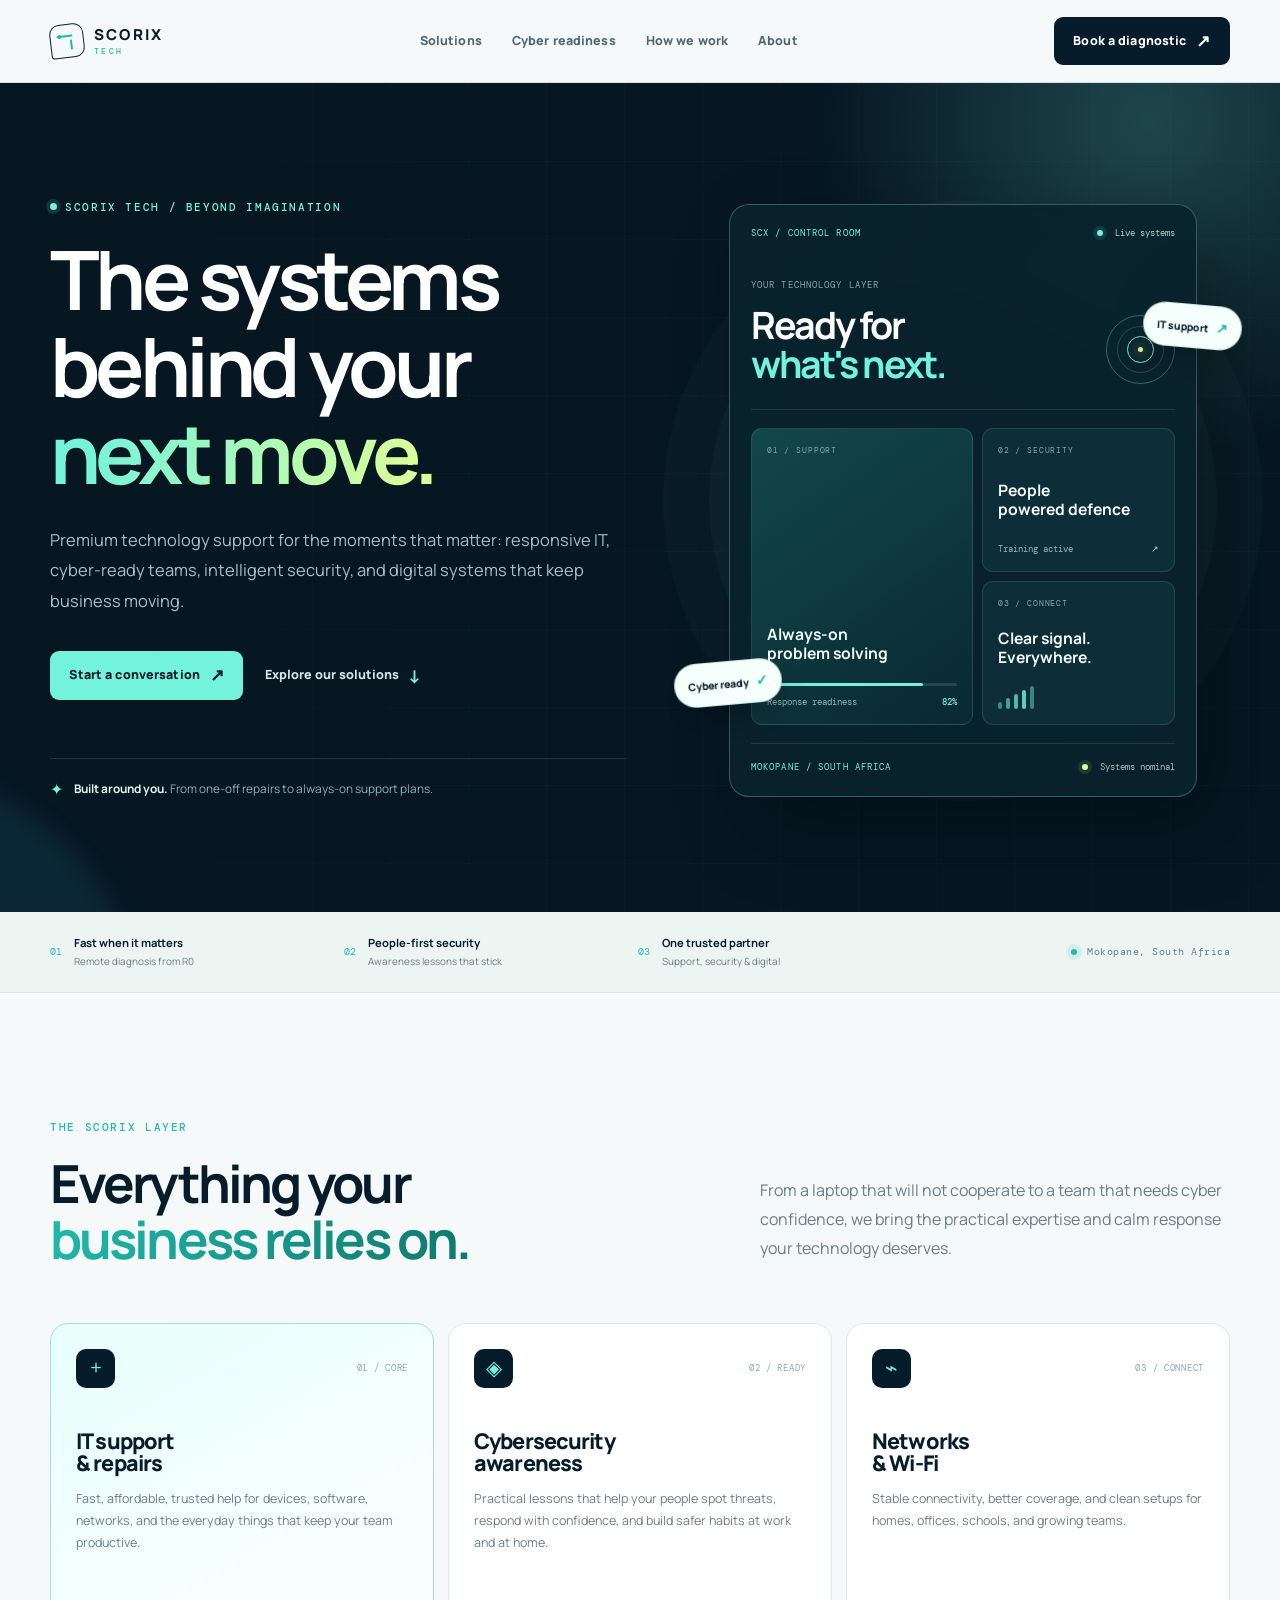
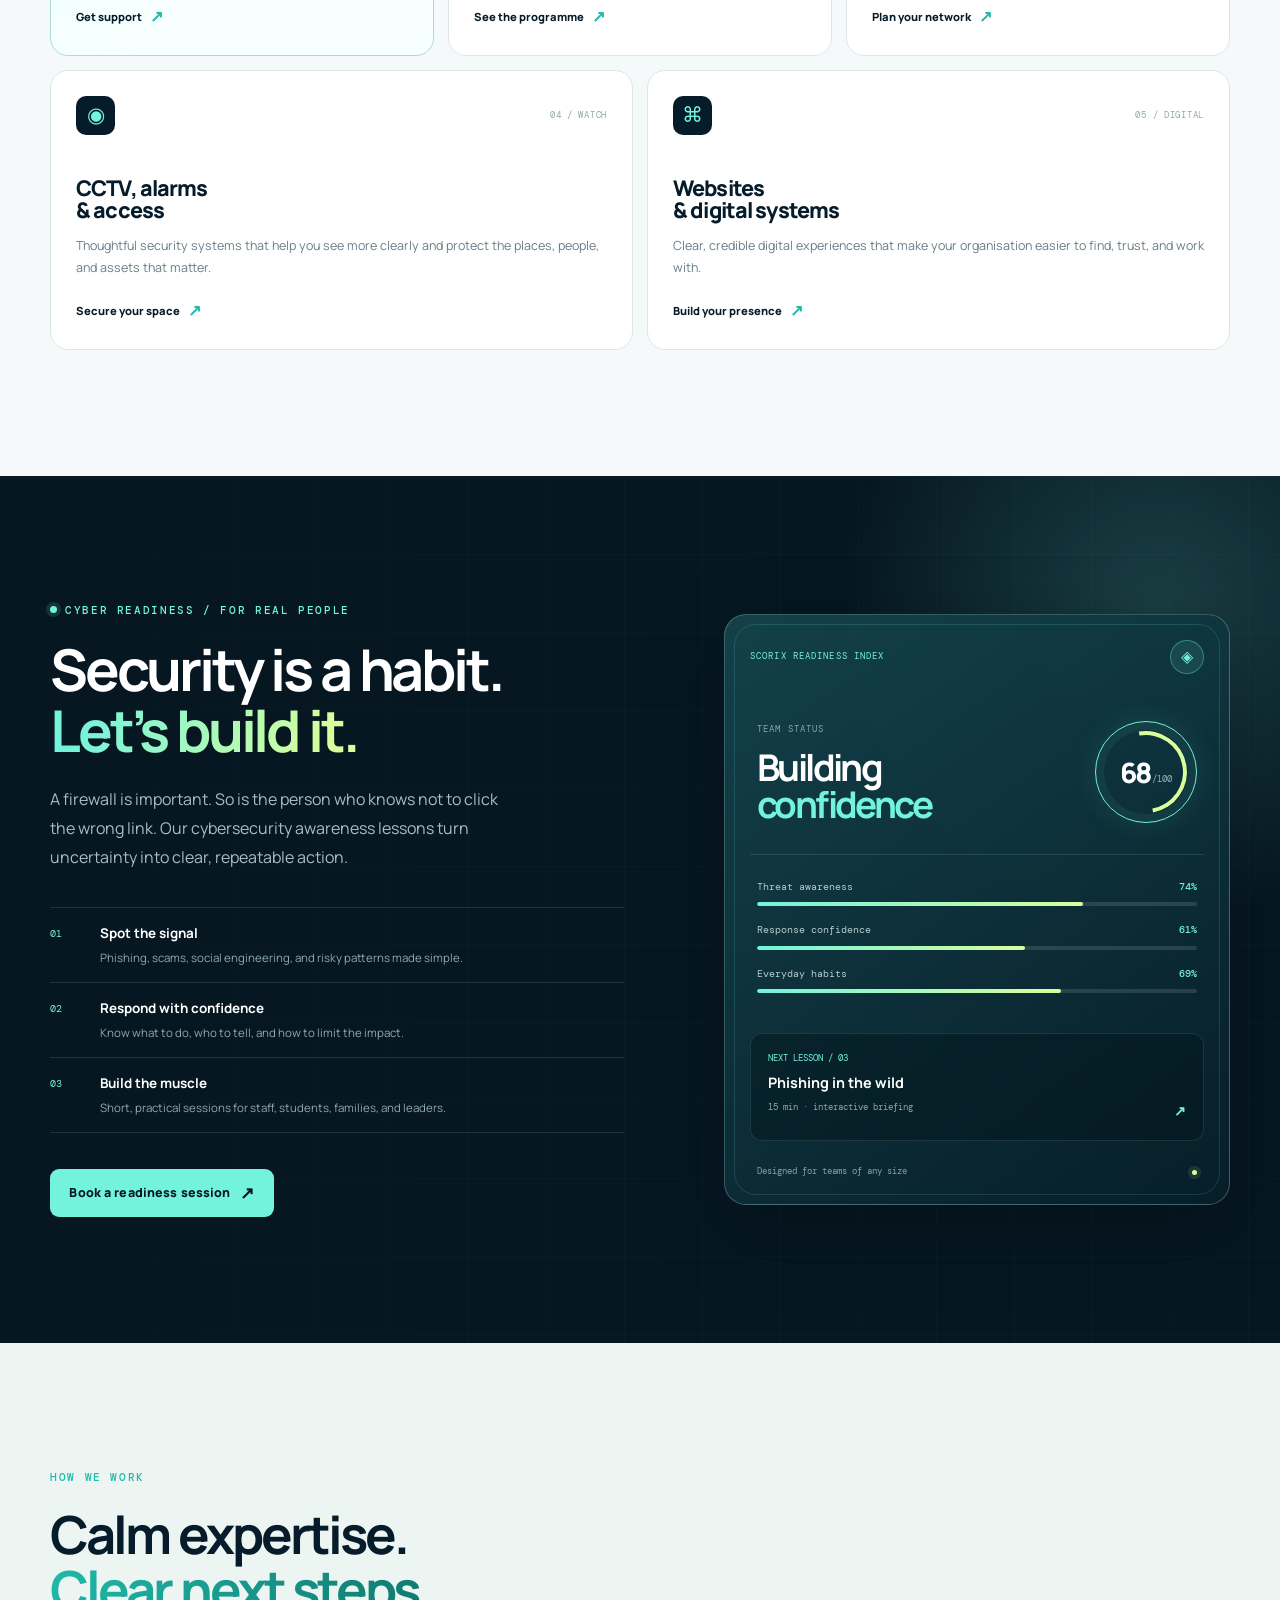
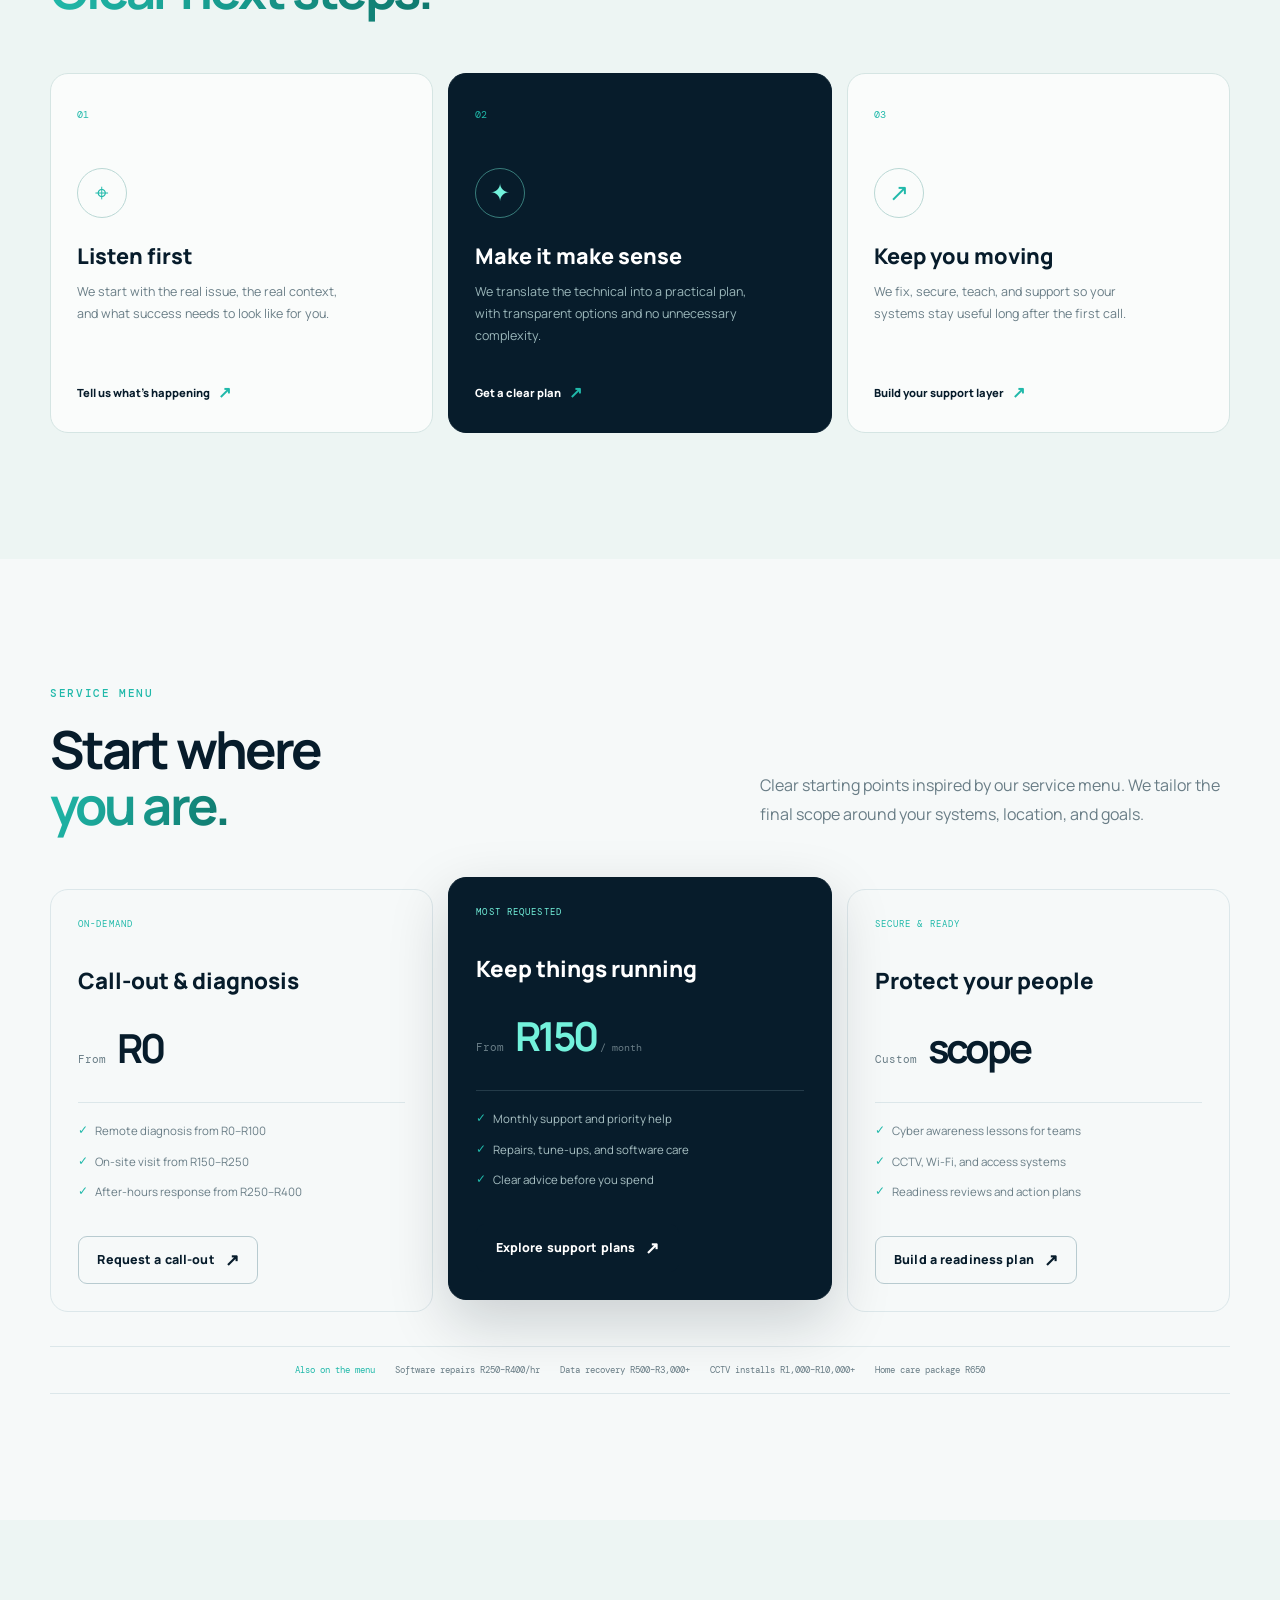
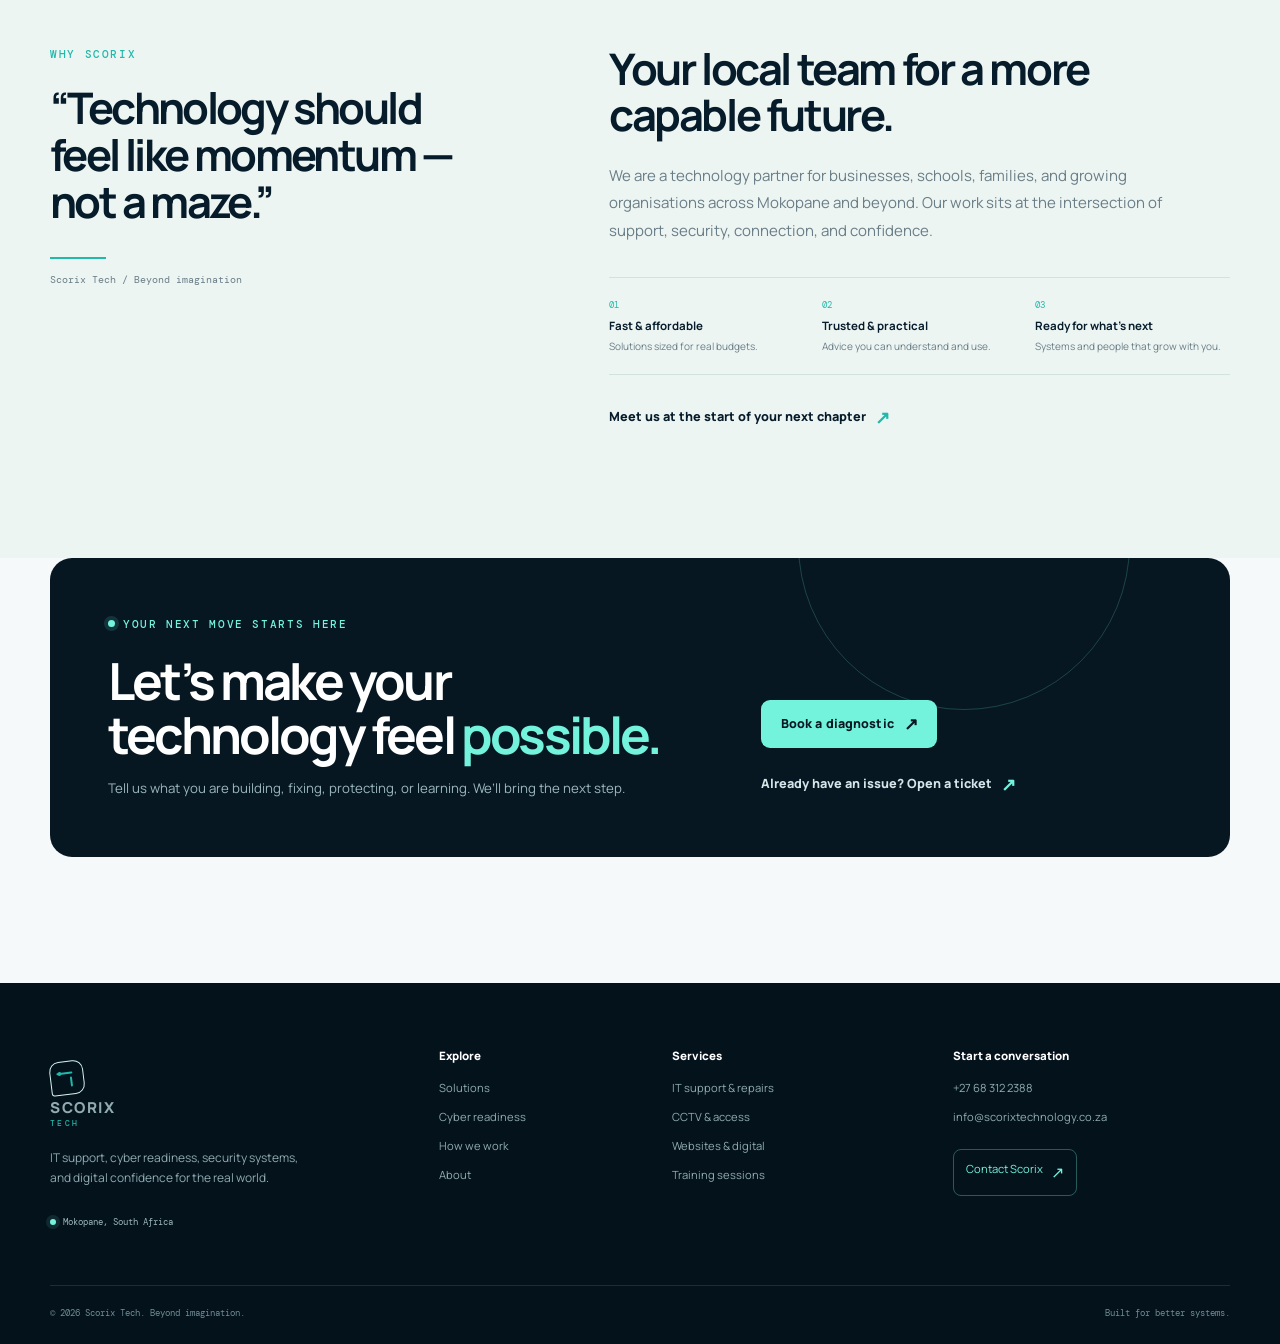
<file: index.html>
<!DOCTYPE html>
<html lang="en">
<head>
  <meta charset="UTF-8" />
  <meta name="viewport" content="width=device-width, initial-scale=1.0" />
  <title>Scorix Tech | Beyond Imagination</title>
  <meta name="description" content="Scorix Tech delivers responsive IT support, cybersecurity readiness, connectivity, surveillance, websites, and practical technology training." />
  <link rel="preconnect" href="https://fonts.googleapis.com" />
  <link rel="preconnect" href="https://fonts.gstatic.com" crossorigin />
  <link href="https://fonts.googleapis.com/css2?family=DM+Mono:wght@400;500&family=Manrope:wght@400;500;600;700;800&display=swap" rel="stylesheet" />
  <link rel="stylesheet" href="styles.css" />
</head>
<body>
  <header class="site-header">
    <div class="container nav">
      <a class="brand" href="index.html" aria-label="Scorix Tech home">
        <span class="brand-symbol" aria-hidden="true"><span></span></span>
        <span class="brand-copy"><strong>SCORIX</strong><small>TECH</small></span>
      </a>
      <button class="nav-toggle" type="button" aria-expanded="false" aria-controls="primary-navigation">
        <span></span><span></span><span></span>Menu
      </button>
      <nav class="nav-links" id="primary-navigation" aria-label="Primary navigation">
        <a href="#services">Solutions</a>
        <a href="#cyber-ready">Cyber readiness</a>
        <a href="#approach">How we work</a>
        <a href="#about">About</a>
      </nav>
      <a class="button button-dark nav-cta" href="contact.html">Book a diagnostic <span aria-hidden="true">↗</span></a>
    </div>
  </header>

  <main>
    <section class="hero">
      <div class="hero-grid-lines" aria-hidden="true"></div>
      <div class="container hero-grid">
        <div class="hero-copy">
          <p class="eyebrow eyebrow-light"><span class="eyebrow-dot"></span>Scorix Tech / Beyond imagination</p>
          <h1>The systems behind your <span class="text-gradient">next move.</span></h1>
          <p class="hero-text">Premium technology support for the moments that matter: responsive IT, cyber-ready teams, intelligent security, and digital systems that keep business moving.</p>
          <div class="hero-actions">
            <a class="button button-accent" href="contact.html">Start a conversation <span aria-hidden="true">↗</span></a>
            <a class="text-link text-link-light" href="#services">Explore our solutions <span aria-hidden="true">↓</span></a>
          </div>
          <div class="hero-note"><span class="note-mark">✦</span><span><strong>Built around you.</strong> From one-off repairs to always-on support plans.</span></div>
        </div>

        <div class="hero-visual" aria-label="Scorix technology readiness console">
          <div class="hero-visual-glow"></div>
          <div class="console-card">
            <div class="console-topline"><span class="mono-label">SCX / CONTROL ROOM</span><span class="live-indicator"><i></i> Live systems</span></div>
            <div class="console-heading"><div><span class="mono-label muted-label">YOUR TECHNOLOGY LAYER</span><h2>Ready for<br /><span>what's next.</span></h2></div><span class="console-orb" aria-hidden="true"><i></i></span></div>
            <div class="console-grid">
              <div class="console-module console-module-large"><span class="module-tag">01 / SUPPORT</span><strong>Always-on<br />problem solving</strong><div class="module-line"><span style="width: 82%"></span></div><small>Response readiness <b>82%</b></small></div>
              <div class="console-module"><span class="module-tag">02 / SECURITY</span><strong>People<br />powered defence</strong><span class="module-status">Training active <b>↗</b></span></div>
              <div class="console-module"><span class="module-tag">03 / CONNECT</span><strong>Clear signal.<br />Everywhere.</strong><span class="signal-bars"><i></i><i></i><i></i><i></i><i></i></span></div>
            </div>
            <div class="console-footer"><span class="mono-label">MOKOPANE / SOUTH AFRICA</span><span class="console-status"><i></i> Systems nominal</span></div>
          </div>
          <span class="floating-chip chip-one">IT support <b>↗</b></span>
          <span class="floating-chip chip-two">Cyber ready <b>✓</b></span>
        </div>
      </div>
    </section>

    <section class="proof-strip" aria-label="Scorix highlights">
      <div class="container proof-grid">
        <div class="proof-item"><span class="proof-number">01</span><span><strong>Fast when it matters</strong><small>Remote diagnosis from R0</small></span></div>
        <div class="proof-item"><span class="proof-number">02</span><span><strong>People-first security</strong><small>Awareness lessons that stick</small></span></div>
        <div class="proof-item"><span class="proof-number">03</span><span><strong>One trusted partner</strong><small>Support, security & digital</small></span></div>
        <div class="proof-location"><span class="status-pulse"></span>Mokopane, South Africa</div>
      </div>
    </section>

    <section class="section services-section" id="services">
      <div class="container">
        <div class="section-heading section-heading-row">
          <div><p class="eyebrow">The Scorix layer</p><h2>Everything your<br /><span class="text-gradient-dark">business relies on.</span></h2></div>
          <p class="section-lead">From a laptop that will not cooperate to a team that needs cyber confidence, we bring the practical expertise and calm response your technology deserves.</p>
        </div>

        <div class="service-grid service-grid-premium">
          <article class="service-card service-card-featured"><div class="service-card-top"><span class="service-icon icon-crosshair">+</span><span class="card-index">01 / CORE</span></div><h3>IT support<br />& repairs</h3><p>Fast, affordable, trusted help for devices, software, networks, and the everyday things that keep your team productive.</p><a class="card-link" href="contact.html">Get support <span>↗</span></a></article>
          <article class="service-card"><div class="service-card-top"><span class="service-icon icon-shield">◈</span><span class="card-index">02 / READY</span></div><h3>Cybersecurity<br />awareness</h3><p>Practical lessons that help your people spot threats, respond with confidence, and build safer habits at work and at home.</p><a class="card-link" href="#cyber-ready">See the programme <span>↗</span></a></article>
          <article class="service-card"><div class="service-card-top"><span class="service-icon icon-signal">⌁</span><span class="card-index">03 / CONNECT</span></div><h3>Networks<br />& Wi-Fi</h3><p>Stable connectivity, better coverage, and clean setups for homes, offices, schools, and growing teams.</p><a class="card-link" href="contact.html">Plan your network <span>↗</span></a></article>
          <article class="service-card"><div class="service-card-top"><span class="service-icon icon-eye">◉</span><span class="card-index">04 / WATCH</span></div><h3>CCTV, alarms<br />& access</h3><p>Thoughtful security systems that help you see more clearly and protect the places, people, and assets that matter.</p><a class="card-link" href="contact.html">Secure your space <span>↗</span></a></article>
          <article class="service-card"><div class="service-card-top"><span class="service-icon icon-web">⌘</span><span class="card-index">05 / DIGITAL</span></div><h3>Websites<br />& digital systems</h3><p>Clear, credible digital experiences that make your organisation easier to find, trust, and work with.</p><a class="card-link" href="contact.html">Build your presence <span>↗</span></a></article>
        </div>
      </div>
    </section>

    <section class="section readiness-section" id="cyber-ready">
      <div class="readiness-grid-lines" aria-hidden="true"></div>
      <div class="container readiness-layout">
        <div class="readiness-copy"><p class="eyebrow eyebrow-light"><span class="eyebrow-dot"></span>Cyber readiness / for real people</p><h2>Security is a habit.<br /><span class="text-gradient">Let’s build it.</span></h2><p class="section-lead">A firewall is important. So is the person who knows not to click the wrong link. Our cybersecurity awareness lessons turn uncertainty into clear, repeatable action.</p><ul class="feature-list feature-list-light"><li><span>01</span><div><strong>Spot the signal</strong><small>Phishing, scams, social engineering, and risky patterns made simple.</small></div></li><li><span>02</span><div><strong>Respond with confidence</strong><small>Know what to do, who to tell, and how to limit the impact.</small></div></li><li><span>03</span><div><strong>Build the muscle</strong><small>Short, practical sessions for staff, students, families, and leaders.</small></div></li></ul><a class="button button-accent" href="contact.html">Book a readiness session <span aria-hidden="true">↗</span></a></div>
        <div class="readiness-panel"><div class="panel-top"><span class="mono-label">SCORIX READINESS INDEX</span><span class="panel-lock">◈</span></div><div class="score-row"><div><span class="mono-label muted-label">TEAM STATUS</span><strong>Building<br /><span>confidence</span></strong></div><div class="score-ring"><span>68</span><small>/100</small></div></div><div class="progress-stack"><div><div><span>Threat awareness</span><b>74%</b></div><span class="progress-track"><i style="width: 74%"></i></span></div><div><div><span>Response confidence</span><b>61%</b></div><span class="progress-track"><i style="width: 61%"></i></span></div><div><div><span>Everyday habits</span><b>69%</b></div><span class="progress-track"><i style="width: 69%"></i></span></div></div><div class="lesson-card"><span class="lesson-number">NEXT LESSON / 03</span><strong>Phishing in the wild</strong><span>15 min · interactive briefing <b>↗</b></span></div><div class="panel-footer"><span>Designed for teams of any size</span><span class="panel-dot"></span></div></div>
      </div>
    </section>

    <section class="section approach-section" id="approach">
      <div class="container">
        <div class="section-heading"><p class="eyebrow">How we work</p><h2>Calm expertise.<br /><span class="text-gradient-dark">Clear next steps.</span></h2></div>
        <div class="process-grid"><article class="process-card"><span class="process-number">01</span><div class="process-icon">⌖</div><h3>Listen first</h3><p>We start with the real issue, the real context, and what success needs to look like for you.</p><a class="card-link" href="contact.html">Tell us what’s happening <span>↗</span></a></article><article class="process-card process-card-active"><span class="process-number">02</span><div class="process-icon">✦</div><h3>Make it make sense</h3><p>We translate the technical into a practical plan, with transparent options and no unnecessary complexity.</p><a class="card-link" href="contact.html">Get a clear plan <span>↗</span></a></article><article class="process-card"><span class="process-number">03</span><div class="process-icon">↗</div><h3>Keep you moving</h3><p>We fix, secure, teach, and support so your systems stay useful long after the first call.</p><a class="card-link" href="contact.html">Build your support layer <span>↗</span></a></article></div>
      </div>
    </section>

    <section class="section menu-section" id="plans">
      <div class="container">
        <div class="section-heading section-heading-row"><div><p class="eyebrow">Service menu</p><h2>Start where<br /><span class="text-gradient-dark">you are.</span></h2></div><p class="section-lead">Clear starting points inspired by our service menu. We tailor the final scope around your systems, location, and goals.</p></div>
        <div class="menu-grid"><article class="menu-card"><span class="menu-tag">ON-DEMAND</span><h3>Call-out & diagnosis</h3><p class="menu-price">From <strong>R0</strong></p><ul><li>Remote diagnosis from R0–R100</li><li>On-site visit from R150–R250</li><li>After-hours response from R250–R400</li></ul><a class="button button-outline" href="contact.html">Request a call-out <span>↗</span></a></article><article class="menu-card menu-card-highlight"><span class="menu-tag">MOST REQUESTED</span><h3>Keep things running</h3><p class="menu-price">From <strong>R150</strong><small>/ month</small></p><ul><li>Monthly support and priority help</li><li>Repairs, tune-ups, and software care</li><li>Clear advice before you spend</li></ul><a class="button button-dark" href="contact.html">Explore support plans <span>↗</span></a></article><article class="menu-card"><span class="menu-tag">SECURE & READY</span><h3>Protect your people</h3><p class="menu-price">Custom <strong>scope</strong></p><ul><li>Cyber awareness lessons for teams</li><li>CCTV, Wi-Fi, and access systems</li><li>Readiness reviews and action plans</li></ul><a class="button button-outline" href="contact.html">Build a readiness plan <span>↗</span></a></article></div>
        <div class="price-note"><span>Also on the menu</span><span>Software repairs R250–R400/hr</span><span>Data recovery R500–R3,000+</span><span>CCTV installs R1,000–R10,000+</span><span>Home care package R650</span></div>
      </div>
    </section>

    <section class="section about-section" id="about">
      <div class="container about-grid about-grid-premium"><div class="about-statement"><p class="eyebrow">Why Scorix</p><blockquote>“Technology should feel like momentum — not a maze.”</blockquote><span class="quote-line"></span><p class="quote-caption">Scorix Tech / Beyond imagination</p></div><div class="about-copy"><h2>Your local team for a more capable future.</h2><p>We are a technology partner for businesses, schools, families, and growing organisations across Mokopane and beyond. Our work sits at the intersection of support, security, connection, and confidence.</p><div class="about-facts"><div><span class="fact-label">01</span><strong>Fast & affordable</strong><small>Solutions sized for real budgets.</small></div><div><span class="fact-label">02</span><strong>Trusted & practical</strong><small>Advice you can understand and use.</small></div><div><span class="fact-label">03</span><strong>Ready for what’s next</strong><small>Systems and people that grow with you.</small></div></div><a class="text-link" href="contact.html">Meet us at the start of your next chapter <span>↗</span></a></div></div>
    </section>

    <section class="cta-section"><div class="container cta-card"><div><p class="eyebrow eyebrow-light"><span class="eyebrow-dot"></span>Your next move starts here</p><h2>Let’s make your technology feel <span>possible.</span></h2><p>Tell us what you are building, fixing, protecting, or learning. We’ll bring the next step.</p></div><div class="cta-actions"><a class="button button-accent" href="contact.html">Book a diagnostic <span>↗</span></a><a class="text-link text-link-light" href="ticket.html">Already have an issue? Open a ticket <span>↗</span></a></div></div></section>
  </main>

  <footer class="site-footer"><div class="container footer-grid"><div class="footer-brand"><a class="brand brand-light" href="index.html"><span class="brand-symbol" aria-hidden="true"><span></span></span><span class="brand-copy"><strong>SCORIX</strong><small>TECH</small></span></a><p>IT support, cyber readiness, security systems, and digital confidence for the real world.</p><span class="footer-location"><i></i>Mokopane, South Africa</span></div><div><h3>Explore</h3><a href="#services">Solutions</a><a href="#cyber-ready">Cyber readiness</a><a href="#approach">How we work</a><a href="#about">About</a></div><div><h3>Services</h3><a href="contact.html">IT support & repairs</a><a href="contact.html">CCTV & access</a><a href="contact.html">Websites & digital</a><a href="contact.html">Training sessions</a></div><div><h3>Start a conversation</h3><a href="tel:+27683122388">+27 68 312 2388</a><a href="mailto:info@scorixtechnology.co.za">info@scorixtechnology.co.za</a><a class="footer-button" href="contact.html">Contact Scorix <span>↗</span></a></div></div><div class="container footer-bottom"><span>© 2026 Scorix Tech. Beyond imagination.</span><span>Built for better systems.</span></div></footer>

  <script src="script.js"></script>
</body>
</html>
</file>
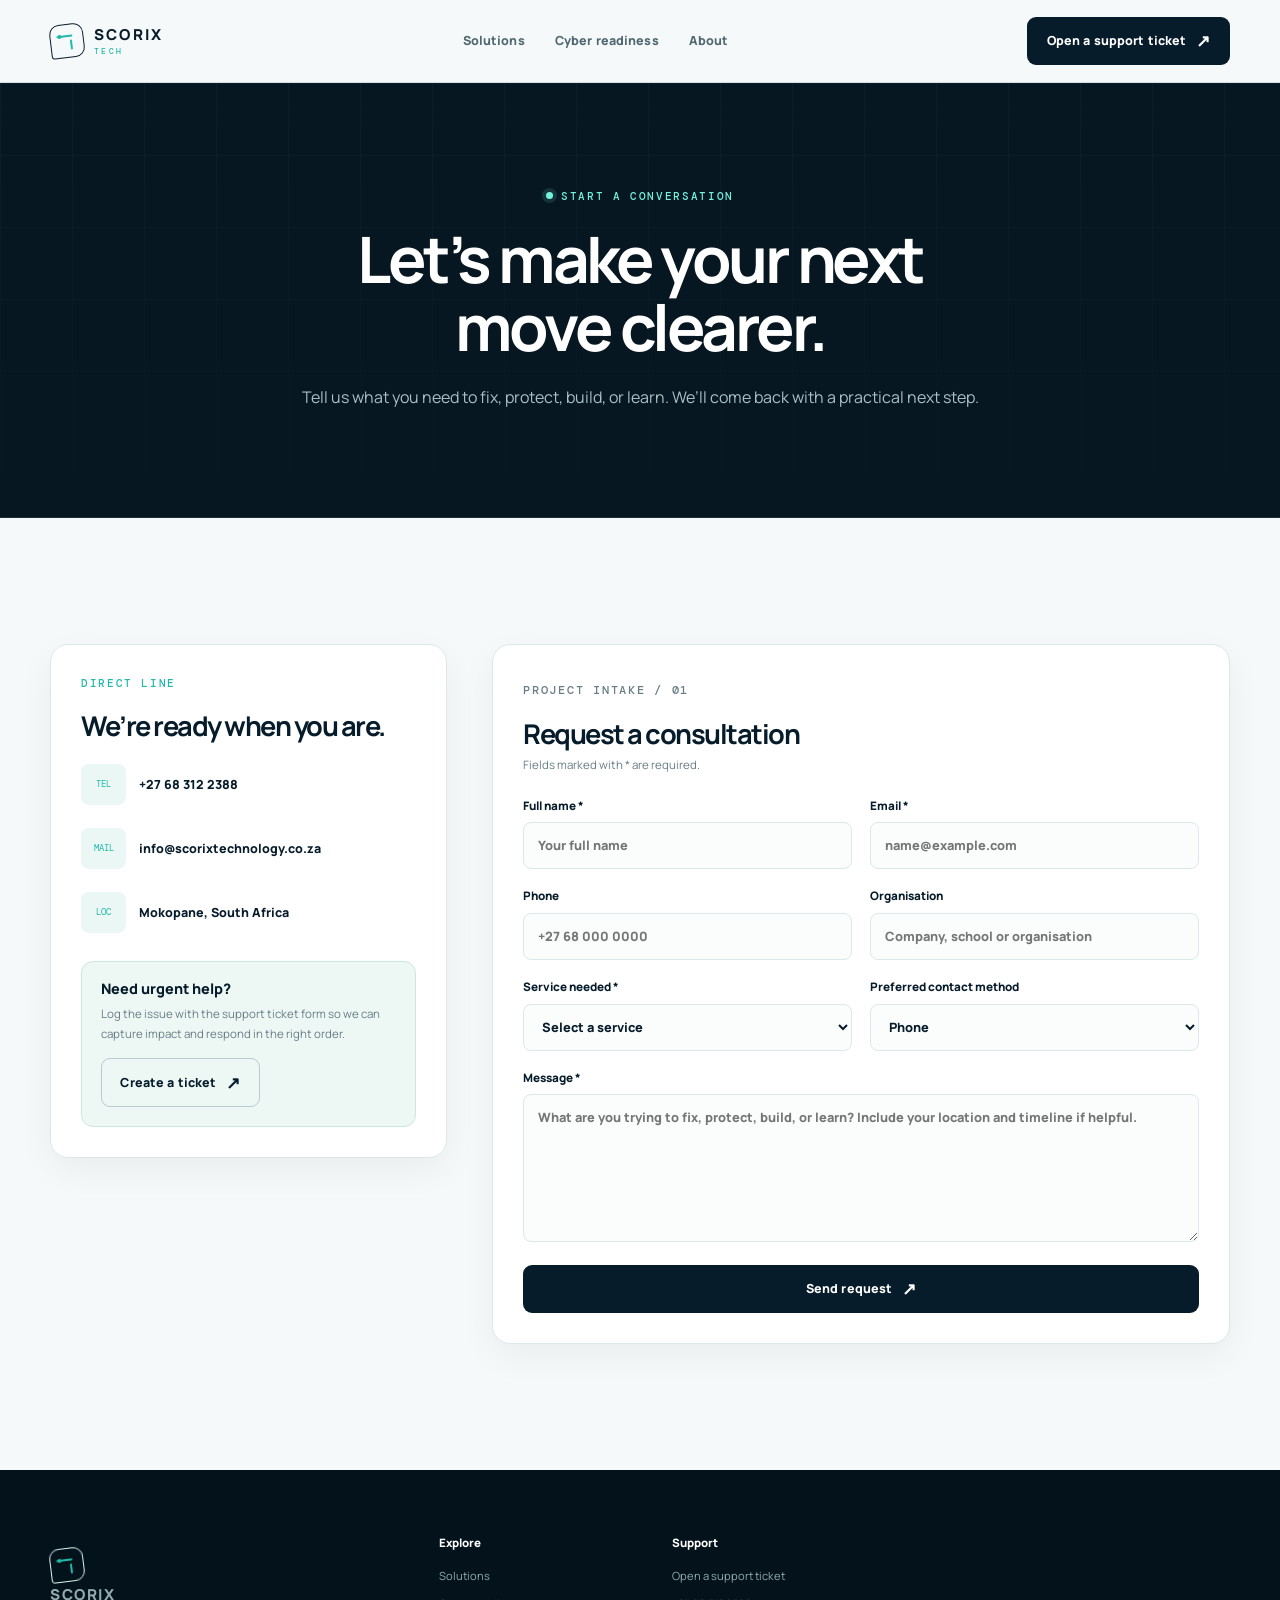
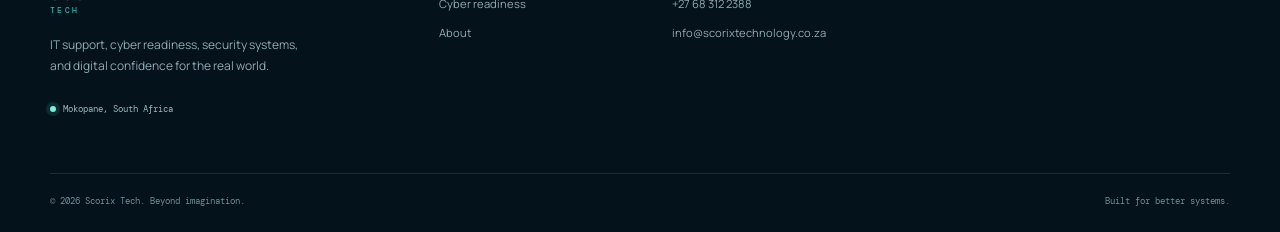
<file: contact.html>
<!DOCTYPE html>
<html lang="en">
<head>
  <meta charset="UTF-8" />
  <meta name="viewport" content="width=device-width, initial-scale=1.0" />
  <title>Start a conversation | Scorix Tech</title>
  <meta name="description" content="Contact Scorix Tech for IT support, cyber awareness lessons, security systems, websites, and technology readiness." />
  <link rel="preconnect" href="https://fonts.googleapis.com" />
  <link rel="preconnect" href="https://fonts.gstatic.com" crossorigin />
  <link href="https://fonts.googleapis.com/css2?family=DM+Mono:wght@400;500&family=Manrope:wght@400;500;600;700;800&display=swap" rel="stylesheet" />
  <link rel="stylesheet" href="styles.css" />
</head>
<body>
  <header class="site-header"><div class="container nav"><a class="brand" href="main.html" aria-label="Scorix Tech home"><span class="brand-symbol" aria-hidden="true"><span></span></span><span class="brand-copy"><strong>SCORIX</strong><small>TECH</small></span></a><button class="nav-toggle" type="button" aria-expanded="false" aria-controls="primary-navigation"><span></span><span></span><span></span>Menu</button><nav class="nav-links" id="primary-navigation" aria-label="Primary navigation"><a href="index.html#services">Solutions</a><a href="index.html#cyber-ready">Cyber readiness</a><a href="index.html#about">About</a></nav><a class="button button-dark nav-cta" href="ticket.html">Open a support ticket <span>↗</span></a></div></header>

  <main>
    <section class="page-hero"><div class="container narrow"><p class="eyebrow eyebrow-light"><span class="eyebrow-dot"></span>Start a conversation</p><h1>Let’s make your next move clearer.</h1><p>Tell us what you need to fix, protect, build, or learn. We’ll come back with a practical next step.</p></div></section>
    <section class="section"><div class="container contact-layout"><aside class="contact-panel"><p class="eyebrow">Direct line</p><h2>We’re ready when you are.</h2><div class="contact-line"><span>TEL</span><a href="tel:+27683122388">+27 68 312 2388</a></div><div class="contact-line"><span>MAIL</span><a href="mailto:info@scorixtechnology.co.za">info@scorixtechnology.co.za</a></div><div class="contact-line"><span>LOC</span><p>Mokopane, South Africa</p></div><div class="contact-note"><h3>Need urgent help?</h3><p>Log the issue with the support ticket form so we can capture impact and respond in the right order.</p><a class="button button-outline" href="ticket.html">Create a ticket <span>↗</span></a></div></aside>
      <form class="form-card js-form" data-form-type="contact"><div class="form-heading"><p class="eyebrow">Project intake / 01</p><h2>Request a consultation</h2><p>Fields marked with * are required.</p></div><div class="status-message" aria-live="polite"></div><div class="form-grid"><label>Full name *<input type="text" name="name" placeholder="Your full name" required /></label><label>Email *<input type="email" name="email" placeholder="name@example.com" required /></label><label>Phone<input type="tel" name="phone" placeholder="+27 68 000 0000" /></label><label>Organisation<input type="text" name="company" placeholder="Company, school or organisation" /></label><label>Service needed *<select name="service" required><option value="">Select a service</option><option>IT support & repairs</option><option>Cybersecurity awareness lessons</option><option>Cyber readiness review</option><option>Network or Wi-Fi setup</option><option>CCTV, alarm or access system</option><option>Website or digital system</option><option>General consultation</option></select></label><label>Preferred contact method<select name="contact_method"><option>Phone</option><option>Email</option><option>WhatsApp</option></select></label><label class="span-2">Message *<textarea name="message" rows="6" placeholder="What are you trying to fix, protect, build, or learn? Include your location and timeline if helpful." required></textarea></label></div><button class="button button-dark" type="submit">Send request <span>↗</span></button></form></div></section>
  </main>

  <footer class="site-footer"><div class="container footer-grid"><div class="footer-brand"><a class="brand brand-light" href="index.html"><span class="brand-symbol" aria-hidden="true"><span></span></span><span class="brand-copy"><strong>SCORIX</strong><small>TECH</small></span></a><p>IT support, cyber readiness, security systems, and digital confidence for the real world.</p><span class="footer-location"><i></i>Mokopane, South Africa</span></div><div><h3>Explore</h3><a href="index.html#services">Solutions</a><a href="index.html#cyber-ready">Cyber readiness</a><a href="index.html#about">About</a></div><div><h3>Support</h3><a href="ticket.html">Open a support ticket</a><a href="tel:+27683122388">+27 68 312 2388</a><a href="mailto:info@scorixtechnology.co.za">info@scorixtechnology.co.za</a></div></div><div class="container footer-bottom"><span>© 2026 Scorix Tech. Beyond imagination.</span><span>Built for better systems.</span></div></footer>
  <script src="script.js"></script>
</body>
</html>
</file>
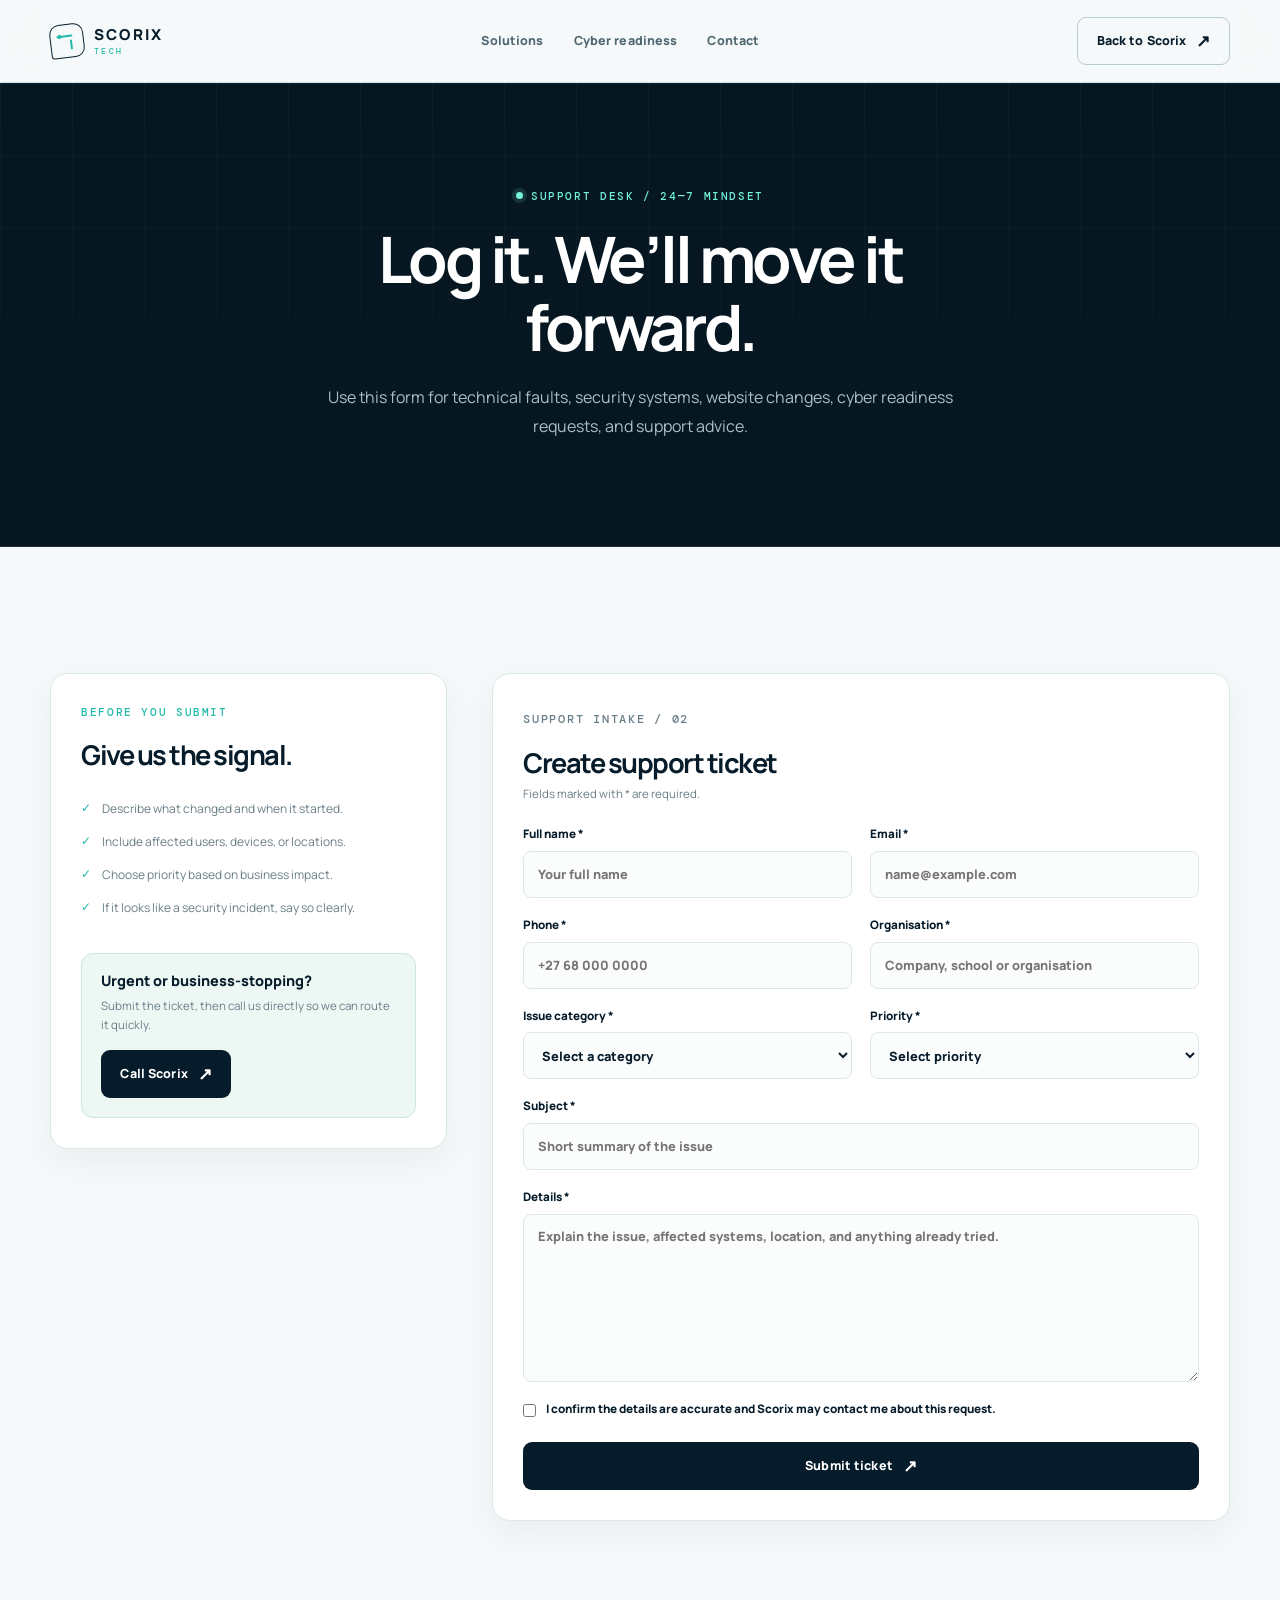
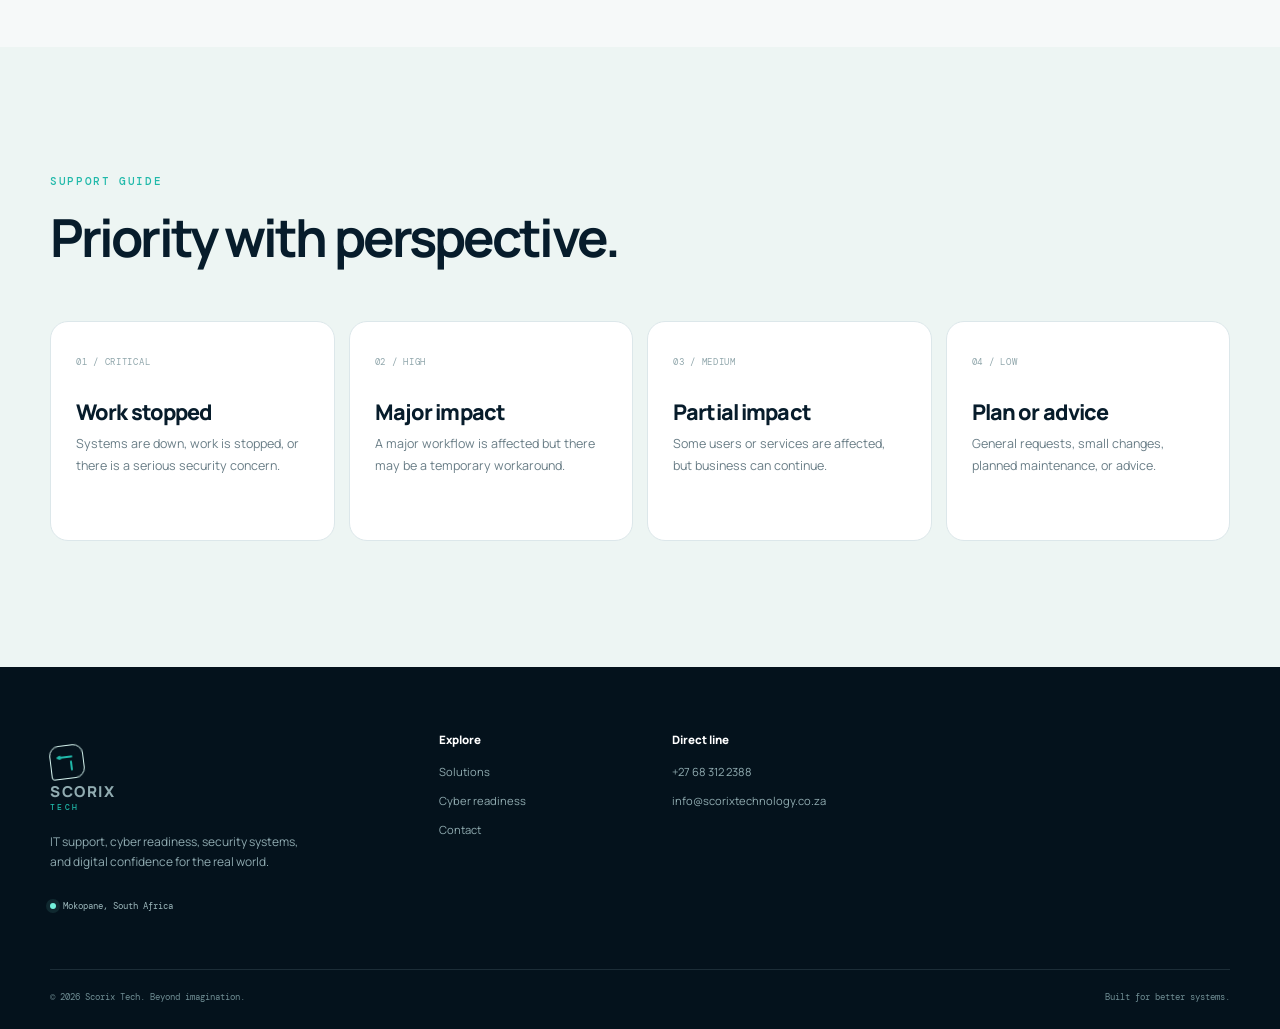
<file: ticket.html>
<!DOCTYPE html>
<html lang="en">
<head>
  <meta charset="UTF-8" />
  <meta name="viewport" content="width=device-width, initial-scale=1.0" />
  <title>Support ticket | Scorix Tech</title>
  <meta name="description" content="Create a Scorix Tech support ticket for IT, network, security system, website, or training support." />
  <link rel="preconnect" href="https://fonts.googleapis.com" />
  <link rel="preconnect" href="https://fonts.gstatic.com" crossorigin />
  <link href="https://fonts.googleapis.com/css2?family=DM+Mono:wght@400;500&family=Manrope:wght@400;500;600;700;800&display=swap" rel="stylesheet" />
  <link rel="stylesheet" href="styles.css" />
</head>
<body>
  <header class="site-header"><div class="container nav"><a class="brand" href="index.html" aria-label="Scorix Tech home"><span class="brand-symbol" aria-hidden="true"><span></span></span><span class="brand-copy"><strong>SCORIX</strong><small>TECH</small></span></a><button class="nav-toggle" type="button" aria-expanded="false" aria-controls="primary-navigation"><span></span><span></span><span></span>Menu</button><nav class="nav-links" id="primary-navigation" aria-label="Primary navigation"><a href="index.html#services">Solutions</a><a href="index.html#cyber-ready">Cyber readiness</a><a href="contact.html">Contact</a></nav><a class="button button-outline nav-cta" href="index.html">Back to Scorix <span>↗</span></a></div></header>

  <main>
    <section class="page-hero"><div class="container narrow"><p class="eyebrow eyebrow-light"><span class="eyebrow-dot"></span>Support desk / 24—7 mindset</p><h1>Log it. We’ll move it forward.</h1><p>Use this form for technical faults, security systems, website changes, cyber readiness requests, and support advice.</p></div></section>
    <section class="section"><div class="container support-layout"><aside class="support-sidebar"><p class="eyebrow">Before you submit</p><h2>Give us the signal.</h2><ul class="check-list"><li>Describe what changed and when it started.</li><li>Include affected users, devices, or locations.</li><li>Choose priority based on business impact.</li><li>If it looks like a security incident, say so clearly.</li></ul><div class="contact-note"><h3>Urgent or business-stopping?</h3><p>Submit the ticket, then call us directly so we can route it quickly.</p><a class="button button-dark" href="tel:+27683122388">Call Scorix <span>↗</span></a></div></aside>
      <form class="form-card js-form" data-form-type="ticket"><div class="form-heading"><p class="eyebrow">Support intake / 02</p><h2>Create support ticket</h2><p>Fields marked with * are required.</p></div><div class="status-message" aria-live="polite"></div><div class="form-grid"><label>Full name *<input type="text" name="name" placeholder="Your full name" required /></label><label>Email *<input type="email" name="email" placeholder="name@example.com" required /></label><label>Phone *<input type="tel" name="phone" placeholder="+27 68 000 0000" required /></label><label>Organisation *<input type="text" name="company" placeholder="Company, school or organisation" required /></label><label>Issue category *<select name="service" required><option value="">Select a category</option><option>IT support or repair</option><option>Network or internet</option><option>CCTV, alarm or access system</option><option>Website or digital system</option><option>Cyber awareness or readiness</option><option>Other</option></select></label><label>Priority *<select name="priority" required><option value="">Select priority</option><option>Critical — work is stopped</option><option>High — major impact</option><option>Medium — partial impact</option><option>Low — request or minor issue</option></select></label><label class="span-2">Subject *<input type="text" name="subject" placeholder="Short summary of the issue" required /></label><label class="span-2">Details *<textarea name="message" rows="7" placeholder="Explain the issue, affected systems, location, and anything already tried." required></textarea></label><label class="checkbox span-2"><input type="checkbox" name="acknowledge" required /><span>I confirm the details are accurate and Scorix may contact me about this request.</span></label></div><button class="button button-dark" type="submit">Submit ticket <span>↗</span></button></form></div></section>
    <section class="section section-muted"><div class="container"><div class="section-heading"><p class="eyebrow">Support guide</p><h2>Priority with perspective.</h2></div><div class="service-grid compact"><article class="service-card"><span class="card-index">01 / CRITICAL</span><h3>Work stopped</h3><p>Systems are down, work is stopped, or there is a serious security concern.</p></article><article class="service-card"><span class="card-index">02 / HIGH</span><h3>Major impact</h3><p>A major workflow is affected but there may be a temporary workaround.</p></article><article class="service-card"><span class="card-index">03 / MEDIUM</span><h3>Partial impact</h3><p>Some users or services are affected, but business can continue.</p></article><article class="service-card"><span class="card-index">04 / LOW</span><h3>Plan or advice</h3><p>General requests, small changes, planned maintenance, or advice.</p></article></div></div></section>
  </main>

  <footer class="site-footer"><div class="container footer-grid"><div class="footer-brand"><a class="brand brand-light" href="index.html"><span class="brand-symbol" aria-hidden="true"><span></span></span><span class="brand-copy"><strong>SCORIX</strong><small>TECH</small></span></a><p>IT support, cyber readiness, security systems, and digital confidence for the real world.</p><span class="footer-location"><i></i>Mokopane, South Africa</span></div><div><h3>Explore</h3><a href="index.html#services">Solutions</a><a href="index.html#cyber-ready">Cyber readiness</a><a href="contact.html">Contact</a></div><div><h3>Direct line</h3><a href="tel:+27683122388">+27 68 312 2388</a><a href="mailto:info@scorixtechnology.co.za">info@scorixtechnology.co.za</a></div></div><div class="container footer-bottom"><span>© 2026 Scorix Tech. Beyond imagination.</span><span>Built for better systems.</span></div></footer>
  <script src="script.js"></script>
</body>
</html>
</file>
<file: styles.css>
:root {
  --ink: #071c2b;
  --ink-soft: #173441;
  --muted: #697d86;
  --line: #dce7ea;
  --paper: #f6f9f9;
  --surface: #ffffff;
  --navy: #061722;
  --navy-2: #0a2532;
  --aqua: #73f2dc;
  --aqua-deep: #20b9aa;
  --lime: #d8ff9c;
  --coral: #ff896f;
  --danger: #b42318;
  --success: #087f68;
  --shadow: 0 22px 70px rgba(5, 24, 34, 0.13);
  --radius: 18px;
}

* { box-sizing: border-box; margin: 0; padding: 0; }
html { scroll-behavior: smooth; }
body { background: var(--paper); color: var(--ink); font-family: "Manrope", Arial, sans-serif; line-height: 1.6; overflow-x: hidden; }
body::selection { background: var(--aqua); color: var(--navy); }
img { display: block; max-width: 100%; }
a { color: inherit; text-decoration: none; }
button, input, select, textarea { font: inherit; }
.container { width: min(1180px, calc(100% - 48px)); margin-inline: auto; }
.narrow { max-width: 780px; }

.site-header { position: sticky; top: 0; z-index: 20; background: rgba(246, 249, 249, 0.88); border-bottom: 1px solid rgba(196, 215, 219, 0.72); backdrop-filter: blur(18px); }
.nav { min-height: 82px; display: flex; align-items: center; justify-content: space-between; gap: 28px; }
.brand { display: inline-flex; align-items: center; gap: 10px; color: var(--ink); flex-shrink: 0; }
.brand-symbol { width: 34px; height: 34px; display: inline-grid; place-items: center; border: 1.5px solid var(--ink); border-radius: 10px 10px 10px 3px; transform: rotate(-7deg); position: relative; }
.brand-symbol::before, .brand-symbol::after, .brand-symbol span { content: ""; position: absolute; background: var(--aqua-deep); border-radius: 99px; }
.brand-symbol::before { width: 16px; height: 2px; transform: translate(-2px, -5px); }
.brand-symbol::after { width: 10px; height: 2px; transform: translate(4px, 4px) rotate(90deg); }
.brand-symbol span { width: 4px; height: 4px; transform: translate(-7px, -5px); }
.brand-copy { display: grid; line-height: 1; gap: 4px; letter-spacing: 0.14em; }
.brand-copy strong { font-size: 0.94rem; font-weight: 800; }
.brand-copy small { color: var(--aqua-deep); font-family: "DM Mono", monospace; font-size: 0.5rem; font-weight: 500; letter-spacing: 0.3em; }
.nav-links { display: flex; align-items: center; gap: 7px; color: #506871; font-size: 0.78rem; font-weight: 800; letter-spacing: 0.01em; }
.nav-links a { padding: 0.58rem 0.72rem; border-radius: 8px; transition: color .2s ease, background .2s ease; }
.nav-links a:hover { color: var(--ink); background: #eaf3f2; }
.nav-toggle { display: none; }

.button { min-height: 48px; display: inline-flex; align-items: center; justify-content: center; gap: 10px; border: 1px solid transparent; border-radius: 9px; cursor: pointer; font-size: 0.78rem; font-weight: 800; letter-spacing: 0.01em; padding: 0.82rem 1.15rem; transition: transform .22s ease, background .22s ease, color .22s ease, border-color .22s ease; }
.button span { font-size: 1.08rem; line-height: 0; }
.button:hover { transform: translateY(-2px); }
.button-dark { background: var(--ink); color: #ffffff; }
.button-dark:hover { background: var(--aqua-deep); color: var(--navy); }
.button-accent { background: var(--aqua); color: var(--navy); }
.button-accent:hover { background: var(--lime); }
.button-outline { background: transparent; border-color: #b8cbd0; color: var(--ink); }
.button-outline:hover { background: var(--ink); border-color: var(--ink); color: #fff; }
.text-link { display: inline-flex; align-items: center; gap: 9px; color: var(--ink); font-size: 0.79rem; font-weight: 800; }
.text-link span { color: var(--aqua-deep); font-size: 1.12rem; transition: transform .2s ease; }
.text-link:hover span { transform: translate(3px, -2px); }
.text-link-light { color: #d5e5e8; }
.text-link-light span { color: var(--aqua); }

.hero { background: var(--navy); color: #fff; min-height: 700px; padding: 116px 0 110px; position: relative; overflow: hidden; }
.hero::before { content: ""; position: absolute; width: 760px; height: 760px; right: -250px; top: -340px; border-radius: 50%; background: radial-gradient(circle, rgba(115,242,220,.22), transparent 62%); pointer-events: none; }
.hero::after { content: ""; position: absolute; width: 500px; height: 500px; left: -360px; bottom: -360px; border-radius: 50%; background: rgba(35, 102, 127, .2); filter: blur(10px); }
.hero-grid-lines, .readiness-grid-lines { position: absolute; inset: 0; opacity: .3; background-image: linear-gradient(rgba(148, 193, 202, .09) 1px, transparent 1px), linear-gradient(90deg, rgba(148, 193, 202, .09) 1px, transparent 1px); background-size: 78px 78px; mask-image: linear-gradient(to right, transparent 0%, #000 38%, #000 100%); pointer-events: none; }
.hero-grid { display: grid; grid-template-columns: minmax(0, 0.97fr) minmax(420px, .9fr); align-items: center; gap: 70px; position: relative; z-index: 1; }
.hero-copy { max-width: 640px; }
.eyebrow { color: var(--aqua-deep); font-family: "DM Mono", monospace; font-size: 0.68rem; font-weight: 500; letter-spacing: .15em; margin-bottom: 20px; text-transform: uppercase; }
.eyebrow-light { color: var(--aqua); }
.eyebrow-dot { width: 7px; height: 7px; background: var(--aqua); border-radius: 99px; display: inline-block; margin-right: 8px; box-shadow: 0 0 0 4px rgba(115, 242, 220, .13); vertical-align: 1px; }
h1, h2, h3 { line-height: 1.06; }
h1, h2 { letter-spacing: -0.055em; }
h1 { font-size: clamp(3.4rem, 6.4vw, 6.15rem); font-weight: 700; max-width: 720px; }
h2 { font-size: clamp(2.25rem, 4.1vw, 4.15rem); font-weight: 700; }
h3 { font-size: 1.13rem; font-weight: 800; }
.text-gradient { background: linear-gradient(105deg, var(--aqua) 10%, var(--lime) 90%); background-clip: text; -webkit-background-clip: text; color: transparent; }
.text-gradient-dark { background: linear-gradient(105deg, var(--aqua-deep), #0f786d); background-clip: text; -webkit-background-clip: text; color: transparent; }
.hero-text { color: #aac0c6; font-size: 1.03rem; line-height: 1.85; max-width: 580px; margin-top: 28px; }
.hero-actions, .cta-actions { display: flex; flex-wrap: wrap; align-items: center; gap: 22px; margin-top: 35px; }
.hero-note { display: flex; align-items: center; gap: 11px; border-top: 1px solid rgba(157, 197, 204, .18); color: #94afb5; font-size: .74rem; margin-top: 58px; padding-top: 18px; }
.hero-note strong { color: #e8f8f7; }
.note-mark { color: var(--aqua); font-size: 1rem; }

.hero-visual { min-height: 488px; position: relative; display: grid; place-items: center; }
.hero-visual-glow { position: absolute; width: 440px; height: 440px; border: 1px solid rgba(115, 242, 220, .16); border-radius: 50%; box-shadow: 0 0 0 34px rgba(115, 242, 220, .035), 0 0 0 80px rgba(115, 242, 220, .025); }
.hero-visual-glow::before, .hero-visual-glow::after { content: ""; position: absolute; width: 8px; height: 8px; border-radius: 99px; background: var(--aqua); box-shadow: 0 0 20px var(--aqua); }
.hero-visual-glow::before { top: 67px; right: 47px; }
.hero-visual-glow::after { bottom: 89px; left: 31px; background: var(--coral); box-shadow: 0 0 20px var(--coral); }
.console-card { width: min(100%, 468px); background: rgba(9, 35, 45, .93); border: 1px solid rgba(149, 207, 207, .33); border-radius: 20px; box-shadow: 24px 32px 80px rgba(0, 0, 0, .32); padding: 21px; position: relative; z-index: 1; backdrop-filter: blur(16px); }
.console-topline, .console-footer, .panel-top, .panel-footer { align-items: center; display: flex; justify-content: space-between; gap: 16px; }
.mono-label { color: var(--aqua); font-family: "DM Mono", monospace; font-size: .58rem; letter-spacing: .12em; }
.muted-label { color: #8ba5ac; }
.live-indicator, .console-status { color: #b6d2d1; font-family: "DM Mono", monospace; font-size: .58rem; }
.live-indicator i, .console-status i, .footer-location i { width: 6px; height: 6px; background: var(--aqua); border-radius: 50%; box-shadow: 0 0 0 4px rgba(115,242,220,.1); display: inline-block; margin-right: 7px; }
.console-heading { align-items: flex-end; display: flex; justify-content: space-between; border-bottom: 1px solid rgba(177, 218, 219, .13); padding: 29px 0 25px; }
.console-heading h2 { font-size: 2.35rem; letter-spacing: -.06em; margin-top: 9px; }
.console-heading h2 span { color: var(--aqua); }
.console-orb { width: 69px; height: 69px; border: 1px solid rgba(115, 242, 220, .34); border-radius: 50%; display: grid; place-items: center; position: relative; }
.console-orb::before, .console-orb::after { content: ""; position: absolute; border: 1px solid rgba(115,242,220,.22); border-radius: 50%; }
.console-orb::before { inset: 10px; }
.console-orb::after { inset: 20px; border-color: var(--aqua); }
.console-orb i { width: 5px; height: 5px; background: var(--lime); border-radius: 50%; box-shadow: 0 0 12px var(--lime); }
.console-grid { display: grid; grid-template-columns: 1.15fr 1fr; gap: 9px; padding: 18px 0; }
.console-module { background: rgba(16, 52, 62, .76); border: 1px solid rgba(152, 204, 205, .15); border-radius: 11px; min-height: 144px; padding: 15px; display: flex; flex-direction: column; }
.console-module-large { grid-row: span 2; min-height: 297px; background: linear-gradient(145deg, rgba(20,79,81,.85), rgba(11,42,51,.9)); }
.module-tag { color: #8ba5ac; font-family: "DM Mono", monospace; font-size: .53rem; letter-spacing: .1em; }
.console-module strong { color: #f0fbfa; font-size: .98rem; line-height: 1.22; margin-top: auto; }
.module-line { height: 3px; background: rgba(255,255,255,.12); border-radius: 9px; margin-top: 20px; overflow: hidden; }
.module-line span { display: block; height: 100%; background: var(--aqua); border-radius: inherit; }
.console-module small, .module-status { color: #9ab8bd; font-family: "DM Mono", monospace; font-size: .56rem; margin-top: 9px; }
.console-module small b, .module-status b { color: var(--aqua); float: right; font-weight: 500; }
.module-status { margin-top: auto; }
.signal-bars { align-items: flex-end; display: flex; gap: 4px; height: 24px; margin-top: auto; }
.signal-bars i { background: var(--aqua); border-radius: 2px; display: block; height: 7px; opacity: .45; width: 4px; }
.signal-bars i:nth-child(2) { height: 11px; opacity: .58; }.signal-bars i:nth-child(3) { height: 15px; opacity: .7; }.signal-bars i:nth-child(4) { height: 19px; opacity: .82; }.signal-bars i:nth-child(5) { height: 23px; }
.console-footer { border-top: 1px solid rgba(177,218,219,.13); padding-top: 16px; }
.console-status { color: #a7c4c0; }.console-status i { background: var(--lime); box-shadow: 0 0 0 4px rgba(216,255,156,.1); }
.floating-chip { background: #f5fffb; border: 1px solid rgba(148, 208, 198, .46); border-radius: 99px; box-shadow: 0 15px 35px rgba(0,0,0,.22); color: var(--ink); font-size: .65rem; font-weight: 800; padding: 10px 13px; position: absolute; z-index: 2; }
.floating-chip b { color: var(--aqua-deep); font-size: .86rem; margin-left: 5px; }.chip-one { right: -12px; top: 100px; transform: rotate(5deg); }.chip-two { bottom: 92px; left: -22px; transform: rotate(-5deg); }

.proof-strip { background: #edf5f3; border-bottom: 1px solid #d8e8e5; }
.proof-grid { display: grid; grid-template-columns: repeat(3, 1fr) 1.1fr; gap: 24px; padding: 22px 0; }
.proof-item { align-items: center; display: flex; gap: 12px; }.proof-number { color: var(--aqua-deep); font-family: "DM Mono", monospace; font-size: .61rem; }.proof-item strong, .proof-item small { display: block; }.proof-item strong { font-size: .7rem; }.proof-item small { color: var(--muted); font-size: .62rem; margin-top: 2px; }.proof-location { align-items: center; color: #688087; display: flex; font-family: "DM Mono", monospace; font-size: .6rem; justify-content: flex-end; letter-spacing: .05em; }.status-pulse { background: var(--aqua-deep); border-radius: 99px; box-shadow: 0 0 0 5px rgba(32,185,170,.12); height: 6px; margin-right: 10px; width: 6px; }

.section { padding: 126px 0; position: relative; }.services-section { background: var(--paper); }.section-heading { margin-bottom: 55px; max-width: 760px; }.section-heading-row { align-items: end; display: flex; justify-content: space-between; gap: 70px; max-width: none; }.section-heading h2 { max-width: 650px; }.section-lead { color: var(--muted); font-size: 1rem; line-height: 1.8; max-width: 470px; }.section-heading > .section-lead { margin-bottom: 5px; }
.service-grid { display: grid; gap: 14px; }.service-grid-premium { grid-template-columns: repeat(6, 1fr); }.service-card { background: var(--surface); border: 1px solid var(--line); border-radius: var(--radius); min-height: 333px; padding: 25px; position: relative; transition: box-shadow .25s ease, border-color .25s ease, transform .25s ease; }.service-card:hover { border-color: #9edbd3; box-shadow: var(--shadow); transform: translateY(-5px); }.service-grid-premium .service-card:nth-child(1) { grid-column: span 2; }.service-grid-premium .service-card:nth-child(2) { grid-column: span 2; }.service-grid-premium .service-card:nth-child(3) { grid-column: span 2; }.service-grid-premium .service-card:nth-child(4), .service-grid-premium .service-card:nth-child(5) { grid-column: span 3; min-height: 280px; }
.service-card-featured { background: linear-gradient(150deg, #e7fffa, #f8ffff 70%); border-color: #a8ddd4; }.service-card-top { align-items: center; display: flex; justify-content: space-between; }.service-icon { align-items: center; background: var(--ink); border-radius: 10px; color: var(--aqua); display: flex; font-size: 1.3rem; font-weight: 400; height: 39px; justify-content: center; width: 39px; }.card-index { color: #91a7ac; font-family: "DM Mono", monospace; font-size: .56rem; letter-spacing: .08em; }.service-card h3 { font-size: 1.35rem; letter-spacing: -.04em; margin-top: 42px; }.service-card p { color: var(--muted); font-size: .78rem; line-height: 1.75; margin-top: 13px; }.card-link { align-items: center; bottom: 25px; color: var(--ink); display: inline-flex; font-size: .7rem; font-weight: 800; gap: 8px; left: 25px; position: absolute; }.card-link span { color: var(--aqua-deep); font-size: 1rem; transition: transform .2s ease; }.card-link:hover span { transform: translate(3px,-2px); }

.readiness-section { background: var(--navy); color: #fff; overflow: hidden; }.readiness-section::after { background: radial-gradient(circle, rgba(115,242,220,.18), transparent 66%); content: ""; height: 680px; position: absolute; right: -220px; top: -210px; width: 680px; }.readiness-layout { align-items: center; display: grid; grid-template-columns: minmax(0, .93fr) minmax(420px, .82fr); gap: 100px; position: relative; z-index: 1; }.readiness-copy h2 { font-size: clamp(2.45rem, 4.5vw, 4.55rem); }.readiness-copy .section-lead { color: #a6bec4; margin-top: 24px; }.feature-list { list-style: none; margin: 36px 0; }.feature-list li { display: grid; grid-template-columns: 35px 1fr; gap: 15px; padding: 15px 0; border-top: 1px solid rgba(172, 210, 211, .15); }.feature-list li:last-child { border-bottom: 1px solid rgba(172,210,211,.15); }.feature-list li > span { color: var(--aqua); font-family: "DM Mono", monospace; font-size: .62rem; padding-top: 3px; }.feature-list strong, .feature-list small { display: block; }.feature-list strong { font-size: .84rem; }.feature-list small { color: #8ea9af; font-size: .72rem; line-height: 1.6; margin-top: 4px; }
.readiness-panel { background: linear-gradient(145deg, rgba(20,67,76,.96), rgba(7,31,41,.96)); border: 1px solid rgba(151, 211, 208, .32); border-radius: 22px; box-shadow: 0 25px 80px rgba(0,0,0,.25); padding: 25px; position: relative; }.readiness-panel::before { border: 1px solid rgba(115,242,220,.15); border-radius: inherit; content: ""; inset: 9px; pointer-events: none; position: absolute; }.panel-top, .score-row, .progress-stack, .lesson-card, .panel-footer { position: relative; z-index: 1; }.panel-lock { align-items: center; background: rgba(115,242,220,.1); border: 1px solid rgba(115,242,220,.35); border-radius: 50%; color: var(--aqua); display: flex; height: 34px; justify-content: center; width: 34px; }.score-row { align-items: end; display: flex; justify-content: space-between; padding: 40px 7px 31px; }.score-row strong { display: block; font-size: 2.3rem; letter-spacing: -.07em; line-height: 1; margin-top: 10px; }.score-row strong span { color: var(--aqua); }.score-ring { align-items: center; border: 1px solid var(--aqua); border-radius: 50%; box-shadow: inset 0 0 0 8px rgba(115,242,220,.06), 0 0 30px rgba(115,242,220,.1); display: flex; height: 102px; justify-content: center; position: relative; width: 102px; }.score-ring::before { border: 4px solid var(--lime); border-bottom-color: transparent; border-left-color: transparent; border-radius: 50%; content: ""; inset: 9px; position: absolute; transform: rotate(35deg); }.score-ring span { font-size: 1.75rem; font-weight: 800; letter-spacing: -.07em; }.score-ring small { color: #94b6bb; font-family: "DM Mono", monospace; font-size: .56rem; margin-left: 2px; margin-top: 15px; }.progress-stack { border-top: 1px solid rgba(174,214,215,.15); padding: 24px 7px 12px; }.progress-stack > div { margin-bottom: 16px; }.progress-stack > div > div { color: #b4ccce; display: flex; font-family: "DM Mono", monospace; font-size: .6rem; justify-content: space-between; margin-bottom: 8px; }.progress-stack b { color: var(--aqua); font-weight: 500; }.progress-track { background: rgba(255,255,255,.12); border-radius: 99px; display: block; height: 4px; overflow: hidden; }.progress-track i { background: linear-gradient(90deg, var(--aqua), var(--lime)); border-radius: inherit; display: block; height: 100%; }.lesson-card { background: rgba(4,20,28,.46); border: 1px solid rgba(159,210,210,.14); border-radius: 12px; display: grid; gap: 6px; margin-top: 12px; padding: 17px; }.lesson-number { color: var(--aqua); font-family: "DM Mono", monospace; font-size: .55rem; }.lesson-card strong { font-size: .9rem; }.lesson-card > span:last-child { color: #8eabad; font-family: "DM Mono", monospace; font-size: .58rem; }.lesson-card b { color: var(--aqua); float: right; font-size: .9rem; }.panel-footer { color: #83a4a9; font-family: "DM Mono", monospace; font-size: .54rem; margin-top: 24px; padding: 0 7px; }.panel-dot { background: var(--lime); border-radius: 99px; box-shadow: 0 0 0 4px rgba(216,255,156,.1); height: 5px; width: 5px; }

.approach-section { background: #edf5f3; }.process-grid { display: grid; grid-template-columns: repeat(3, 1fr); gap: 15px; }.process-card { background: rgba(255,255,255,.72); border: 1px solid #d5e5e3; border-radius: var(--radius); min-height: 360px; padding: 26px; position: relative; transition: transform .25s ease, box-shadow .25s ease; }.process-card:hover { box-shadow: var(--shadow); transform: translateY(-5px); }.process-card-active { background: var(--ink); color: #fff; border-color: var(--ink); }.process-number { color: var(--aqua-deep); font-family: "DM Mono", monospace; font-size: .6rem; }.process-icon { align-items: center; border: 1px solid #bad8d5; border-radius: 50%; color: var(--aqua-deep); display: flex; font-size: 1.5rem; height: 50px; justify-content: center; margin-top: 42px; width: 50px; }.process-card-active .process-icon { border-color: rgba(115,242,220,.45); color: var(--aqua); }.process-card h3 { font-size: 1.35rem; margin-top: 27px; }.process-card p { color: var(--muted); font-size: .78rem; line-height: 1.75; margin-top: 14px; max-width: 280px; }.process-card-active p { color: #9bb7ba; }.process-card .card-link { bottom: 26px; left: 26px; }.process-card-active .card-link { color: #fff; }

.menu-section { background: var(--paper); }.menu-grid { display: grid; grid-template-columns: repeat(3, 1fr); gap: 15px; }.menu-card { border: 1px solid var(--line); border-radius: var(--radius); display: flex; flex-direction: column; padding: 27px; min-height: 380px; }.menu-card-highlight { background: var(--ink); border-color: var(--ink); color: #fff; box-shadow: 0 22px 60px rgba(6,23,34,.18); transform: translateY(-12px); }.menu-tag { color: var(--aqua-deep); font-family: "DM Mono", monospace; font-size: .58rem; letter-spacing: .12em; }.menu-card-highlight .menu-tag { color: var(--aqua); }.menu-card h3 { font-size: 1.4rem; margin-top: 37px; }.menu-price { color: var(--muted); font-family: "DM Mono", monospace; font-size: .7rem; margin-top: 24px; }.menu-price strong { color: var(--ink); font-family: "Manrope", sans-serif; font-size: 2.5rem; letter-spacing: -.08em; margin-left: 4px; }.menu-card-highlight .menu-price strong { color: var(--aqua); }.menu-price small { font-size: .62rem; margin-left: 4px; }.menu-card ul { border-top: 1px solid var(--line); list-style: none; margin: 22px 0 28px; padding-top: 13px; }.menu-card-highlight ul { border-color: rgba(176,215,216,.17); }.menu-card li { color: var(--muted); font-size: .72rem; padding: 6px 0 6px 17px; position: relative; }.menu-card li::before { color: var(--aqua-deep); content: "✓"; font-family: "DM Mono", monospace; left: 0; position: absolute; }.menu-card-highlight li { color: #a8c0c3; }.menu-card .button { margin-top: auto; width: max-content; }.price-note { align-items: center; border-bottom: 1px solid var(--line); border-top: 1px solid var(--line); color: var(--muted); display: flex; flex-wrap: wrap; font-family: "DM Mono", monospace; font-size: .57rem; gap: 20px; justify-content: center; margin-top: 34px; padding: 16px 0; }.price-note span:first-child { color: var(--aqua-deep); }

.about-section { background: #edf5f3; }.about-grid { display: grid; grid-template-columns: minmax(0, .85fr) minmax(0, 1.15fr); gap: 100px; }.about-statement blockquote { font-size: clamp(2rem, 3.4vw, 3.25rem); font-weight: 700; letter-spacing: -.06em; line-height: 1.08; max-width: 420px; }.quote-line { background: var(--aqua-deep); display: block; height: 2px; margin-top: 32px; width: 56px; }.quote-caption { color: var(--muted); font-family: "DM Mono", monospace; font-size: .62rem; margin-top: 13px; }.about-copy h2 { font-size: clamp(2.05rem, 3.4vw, 3.2rem); }.about-copy > p { color: var(--muted); font-size: .94rem; line-height: 1.85; margin-top: 23px; max-width: 600px; }.about-facts { border-bottom: 1px solid #d2e2df; border-top: 1px solid #d2e2df; display: grid; grid-template-columns: repeat(3, 1fr); gap: 18px; margin: 32px 0 28px; padding: 20px 0; }.about-facts div { display: grid; gap: 4px; }.fact-label { color: var(--aqua-deep); font-family: "DM Mono", monospace; font-size: .58rem; }.about-facts strong { font-size: .72rem; }.about-facts small { color: var(--muted); font-size: .63rem; line-height: 1.45; }
.cta-section { background: var(--paper); padding: 0 0 126px; }.cta-card { align-items: end; background: var(--navy); border-radius: 22px; color: #fff; display: flex; justify-content: space-between; gap: 55px; overflow: hidden; padding: 58px; position: relative; }.cta-card::after { border: 1px solid rgba(115,242,220,.2); border-radius: 50%; content: ""; height: 330px; position: absolute; right: 100px; top: -180px; width: 330px; }.cta-card > * { position: relative; z-index: 1; }.cta-card h2 { font-size: clamp(2.1rem, 4vw, 3.8rem); max-width: 660px; }.cta-card h2 span { color: var(--aqua); }.cta-card p:not(.eyebrow) { color: #9bb7bd; font-size: .83rem; margin-top: 16px; max-width: 520px; }.cta-card .cta-actions { margin-top: 0; }

.page-hero { background: var(--navy); border-bottom: 1px solid rgba(153, 194, 197, .15); color: #fff; overflow: hidden; padding: 105px 0; position: relative; text-align: center; }.page-hero::before { background-image: linear-gradient(rgba(148,193,202,.08) 1px, transparent 1px), linear-gradient(90deg, rgba(148,193,202,.08) 1px, transparent 1px); background-size: 72px 72px; content: ""; inset: 0; mask-image: linear-gradient(to bottom, #000, transparent); opacity: .6; position: absolute; }.page-hero > * { position: relative; z-index: 1; }.page-hero h1 { font-size: clamp(2.8rem, 5vw, 5rem); margin-inline: auto; }.page-hero p:not(.eyebrow) { color: #aac0c5; font-size: 1rem; line-height: 1.8; margin: 22px auto 0; max-width: 680px; }
.contact-layout, .support-layout { align-items: start; display: grid; gap: 45px; grid-template-columns: minmax(280px, .7fr) minmax(0, 1.3fr); }.contact-panel, .support-sidebar, .form-card, details { background: var(--surface); border: 1px solid var(--line); border-radius: var(--radius); box-shadow: 0 12px 35px rgba(5,24,34,.05); }.contact-panel, .support-sidebar, .form-card { padding: 30px; }.contact-panel, .support-sidebar { position: sticky; top: 110px; }.contact-panel h2, .support-sidebar h2, .form-heading h2 { font-size: 1.7rem; }.contact-line { display: grid; grid-template-columns: 45px 1fr; gap: 13px; margin-top: 23px; }.contact-line span { align-items: center; background: #eaf7f4; border-radius: 8px; color: var(--aqua-deep); display: flex; font-family: "DM Mono", monospace; font-size: .54rem; height: 41px; justify-content: center; }.contact-line a, .contact-line p { align-self: center; color: var(--ink); font-size: .78rem; font-weight: 800; }.contact-note { background: #edf8f5; border: 1px solid #cce6e1; border-radius: 12px; margin-top: 28px; padding: 19px; }.contact-note h3 { font-size: .9rem; }.contact-note p { color: var(--muted); font-size: .72rem; line-height: 1.7; margin: 8px 0 15px; }.support-sidebar .check-list { margin-top: 22px; }.check-list { list-style: none; }.check-list li { color: var(--muted); font-size: .75rem; padding: 7px 0 7px 21px; position: relative; }.check-list li::before { color: var(--aqua-deep); content: "✓"; font-family: "DM Mono", monospace; left: 0; position: absolute; }.form-heading { margin-bottom: 22px; }.form-heading p { color: var(--muted); font-size: .72rem; margin-top: 7px; }.form-grid { display: grid; grid-template-columns: 1fr 1fr; gap: 18px; }label { color: var(--ink); display: grid; font-size: .73rem; font-weight: 800; gap: 7px; }.span-2 { grid-column: 1 / -1; }input, select, textarea { background: #fbfdfd; border: 1px solid var(--line); border-radius: 8px; color: var(--ink); font-size: .8rem; min-height: 47px; outline: none; padding: .72rem .85rem; width: 100%; }textarea { min-height: 145px; resize: vertical; }input:focus, select:focus, textarea:focus { border-color: var(--aqua-deep); box-shadow: 0 0 0 3px rgba(32,185,170,.12); }.checkbox { align-items: start; display: flex; gap: 10px; }.checkbox input { margin-top: 4px; min-height: auto; width: auto; }.form-card > .button { margin-top: 23px; width: 100%; }.status-message { border-radius: 8px; display: none; font-size: .75rem; font-weight: 700; margin-bottom: 16px; padding: 12px 14px; }.status-message.success { background: #eaf9f2; border: 1px solid #a7dec9; color: var(--success); display: block; }.status-message.error { background: #fff1ee; border: 1px solid #ffc8bd; color: var(--danger); display: block; }
.section-muted { background: #edf5f3; }.service-grid.compact { grid-template-columns: repeat(4, 1fr); }.service-grid.compact .service-card { min-height: 220px; }.service-grid.compact .service-card h3 { margin-top: 28px; }.service-grid.compact .service-card p { margin-top: 10px; }.service-grid.compact .card-link { display: none; }

.site-footer { background: #04121c; color: #fff; padding: 67px 0 24px; }.footer-grid { display: grid; grid-template-columns: 1.45fr .8fr 1fr 1.15fr; gap: 40px; }.brand-light { color: #fff; }.brand-light .brand-symbol { border-color: #d6f4ef; }.footer-brand > p { color: #8faab0; font-size: .75rem; line-height: 1.7; margin: 21px 0 18px; max-width: 270px; }.footer-location { color: #9cb7bb; font-family: "DM Mono", monospace; font-size: .58rem; }.footer-grid h3 { color: #fff; font-size: .72rem; margin-bottom: 17px; }.footer-grid a { color: #91acb1; display: block; font-size: .7rem; margin-top: 11px; transition: color .2s ease; }.footer-grid a:hover { color: var(--aqua); }.footer-button { border: 1px solid rgba(115,242,220,.32); border-radius: 8px; color: var(--aqua) !important; display: inline-flex !important; gap: 8px; margin-top: 23px !important; padding: 10px 12px; width: max-content; }.footer-button span { font-size: 1rem; }.footer-bottom { border-top: 1px solid rgba(167, 201, 204, .15); color: #708e94; display: flex; font-family: "DM Mono", monospace; font-size: .56rem; justify-content: space-between; margin-top: 53px; padding-top: 20px; }

@media (max-width: 980px) { .nav { flex-wrap: wrap; padding: 15px 0; }.nav-toggle { align-items: center; background: #fff; border: 1px solid var(--line); border-radius: 8px; color: var(--ink); cursor: pointer; display: inline-flex; font-size: .7rem; font-weight: 800; gap: 0; min-height: 41px; padding: .6rem .75rem .6rem 2.1rem; position: relative; }.nav-toggle span { background: var(--aqua-deep); border-radius: 99px; height: 2px; left: .72rem; position: absolute; width: 14px; }.nav-toggle span:nth-child(1) { top: 12px; }.nav-toggle span:nth-child(2) { top: 18px; }.nav-toggle span:nth-child(3) { top: 24px; }.nav-links { background: #fff; border: 1px solid var(--line); border-radius: 12px; box-shadow: var(--shadow); display: none; flex-direction: column; gap: 2px; order: 3; padding: 9px; width: 100%; }.nav-links.is-open { display: flex; }.nav-links a { color: var(--ink); padding: .8rem .85rem; width: 100%; }.nav-cta { order: 4; width: 100%; }.hero { padding: 95px 0; }.hero-grid, .readiness-layout { grid-template-columns: 1fr; gap: 70px; }.hero-copy { max-width: 740px; }.hero-visual { max-width: 590px; margin-inline: auto; width: 100%; }.proof-grid { grid-template-columns: repeat(2, 1fr); }.proof-location { justify-content: flex-start; }.section-heading-row { align-items: start; flex-direction: column; gap: 25px; }.service-grid-premium { grid-template-columns: repeat(2, 1fr); }.service-grid-premium .service-card:nth-child(n) { grid-column: span 1; min-height: 315px; }.service-grid-premium .service-card:nth-child(4), .service-grid-premium .service-card:nth-child(5) { grid-column: span 1; }.process-grid, .menu-grid { grid-template-columns: 1fr; }.menu-card-highlight { transform: none; }.about-grid { gap: 55px; grid-template-columns: 1fr; }.footer-grid { grid-template-columns: 1fr 1fr; }.service-grid.compact { grid-template-columns: 1fr 1fr; } }
@media (max-width: 640px) { .container { width: min(100% - 28px, 1180px); }.nav { min-height: 72px; }.brand-symbol { height: 31px; width: 31px; }.brand-copy strong { font-size: .85rem; }.hero { min-height: auto; padding: 78px 0 72px; }.hero h1 { font-size: clamp(3.05rem, 16vw, 4.4rem); }.hero-text { font-size: .9rem; }.hero-actions, .cta-actions { align-items: stretch; flex-direction: column; }.hero-actions .button, .cta-actions .button { width: 100%; }.hero-actions .text-link, .cta-actions .text-link { justify-content: center; }.hero-note { align-items: start; margin-top: 40px; }.hero-visual { min-height: 410px; }.console-card { padding: 15px; }.console-heading { padding: 22px 0 20px; }.console-heading h2 { font-size: 1.8rem; }.console-orb { height: 54px; width: 54px; }.console-module { min-height: 118px; padding: 12px; }.console-module-large { min-height: 253px; }.console-module strong { font-size: .8rem; }.chip-one { right: -5px; top: 70px; }.chip-two { bottom: 52px; left: -5px; }.proof-grid { gap: 0; grid-template-columns: 1fr; }.proof-item { border-bottom: 1px solid #d8e8e5; padding: 13px 0; }.proof-location { padding: 15px 0 17px; }.section { padding: 82px 0; }.section-heading { margin-bottom: 35px; }.section-heading h2 { font-size: 2.55rem; }.service-grid-premium { grid-template-columns: 1fr; }.service-grid-premium .service-card:nth-child(n) { grid-column: span 1; min-height: 305px; }.readiness-layout { gap: 42px; }.readiness-section { padding: 84px 0; }.readiness-panel { padding: 17px; }.score-row { padding: 32px 5px 25px; }.score-row strong { font-size: 1.85rem; }.score-ring { height: 82px; width: 82px; }.score-ring span { font-size: 1.4rem; }.feature-list { margin: 27px 0; }.process-card { min-height: 325px; }.menu-card { min-height: 350px; }.menu-card h3 { margin-top: 28px; }.price-note { align-items: start; flex-direction: column; gap: 7px; }.about-facts { grid-template-columns: 1fr; gap: 14px; }.cta-section { padding-bottom: 82px; }.cta-card { align-items: start; flex-direction: column; gap: 30px; padding: 31px 23px; }.cta-card .cta-actions { align-items: stretch; width: 100%; }.footer-grid { grid-template-columns: 1fr 1fr; gap: 34px 20px; }.footer-grid > :first-child { grid-column: 1 / -1; }.footer-bottom { flex-direction: column; gap: 7px; line-height: 1.5; }.page-hero { padding: 76px 0; }.page-hero h1 { font-size: 2.8rem; }.contact-layout, .support-layout { grid-template-columns: 1fr; }.contact-panel, .support-sidebar { position: static; }.form-grid { grid-template-columns: 1fr; }.span-2 { grid-column: auto; }.form-card, .contact-panel, .support-sidebar { padding: 21px; }.service-grid.compact { grid-template-columns: 1fr; } }
</file>
